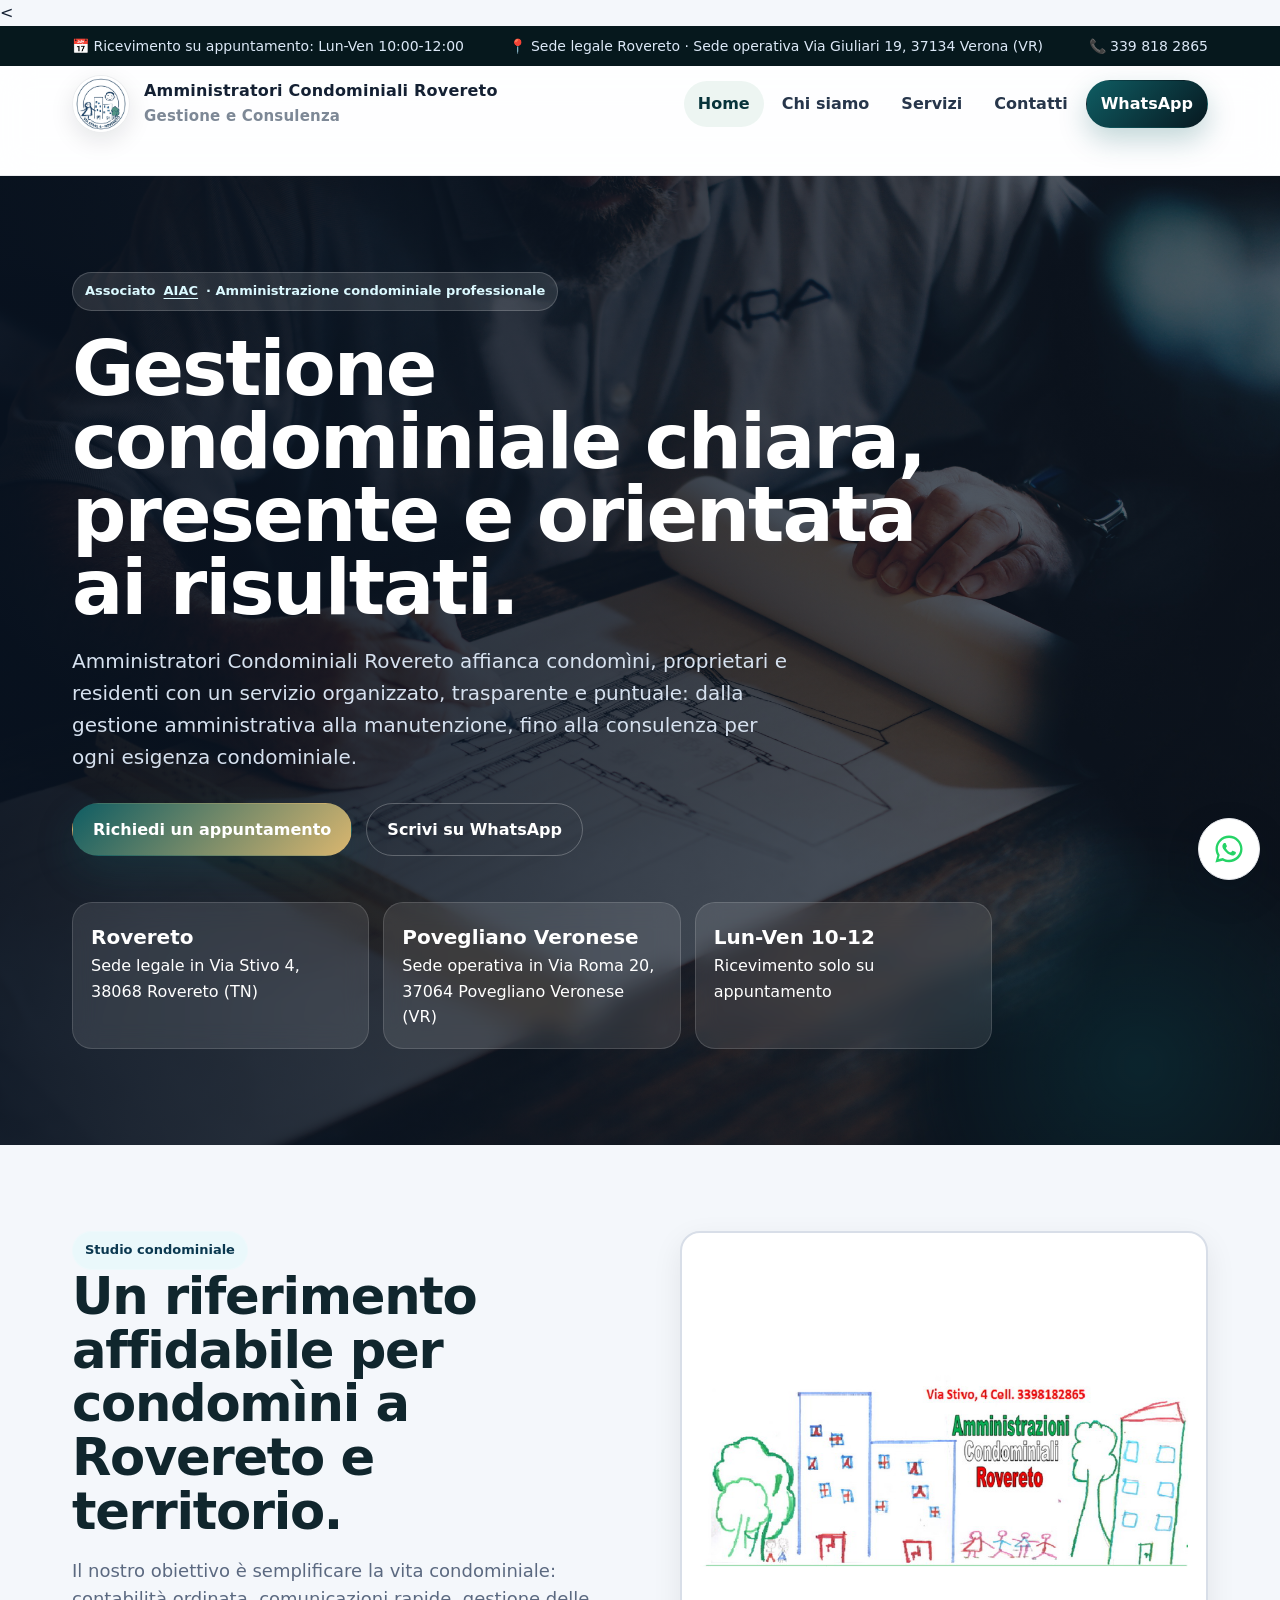
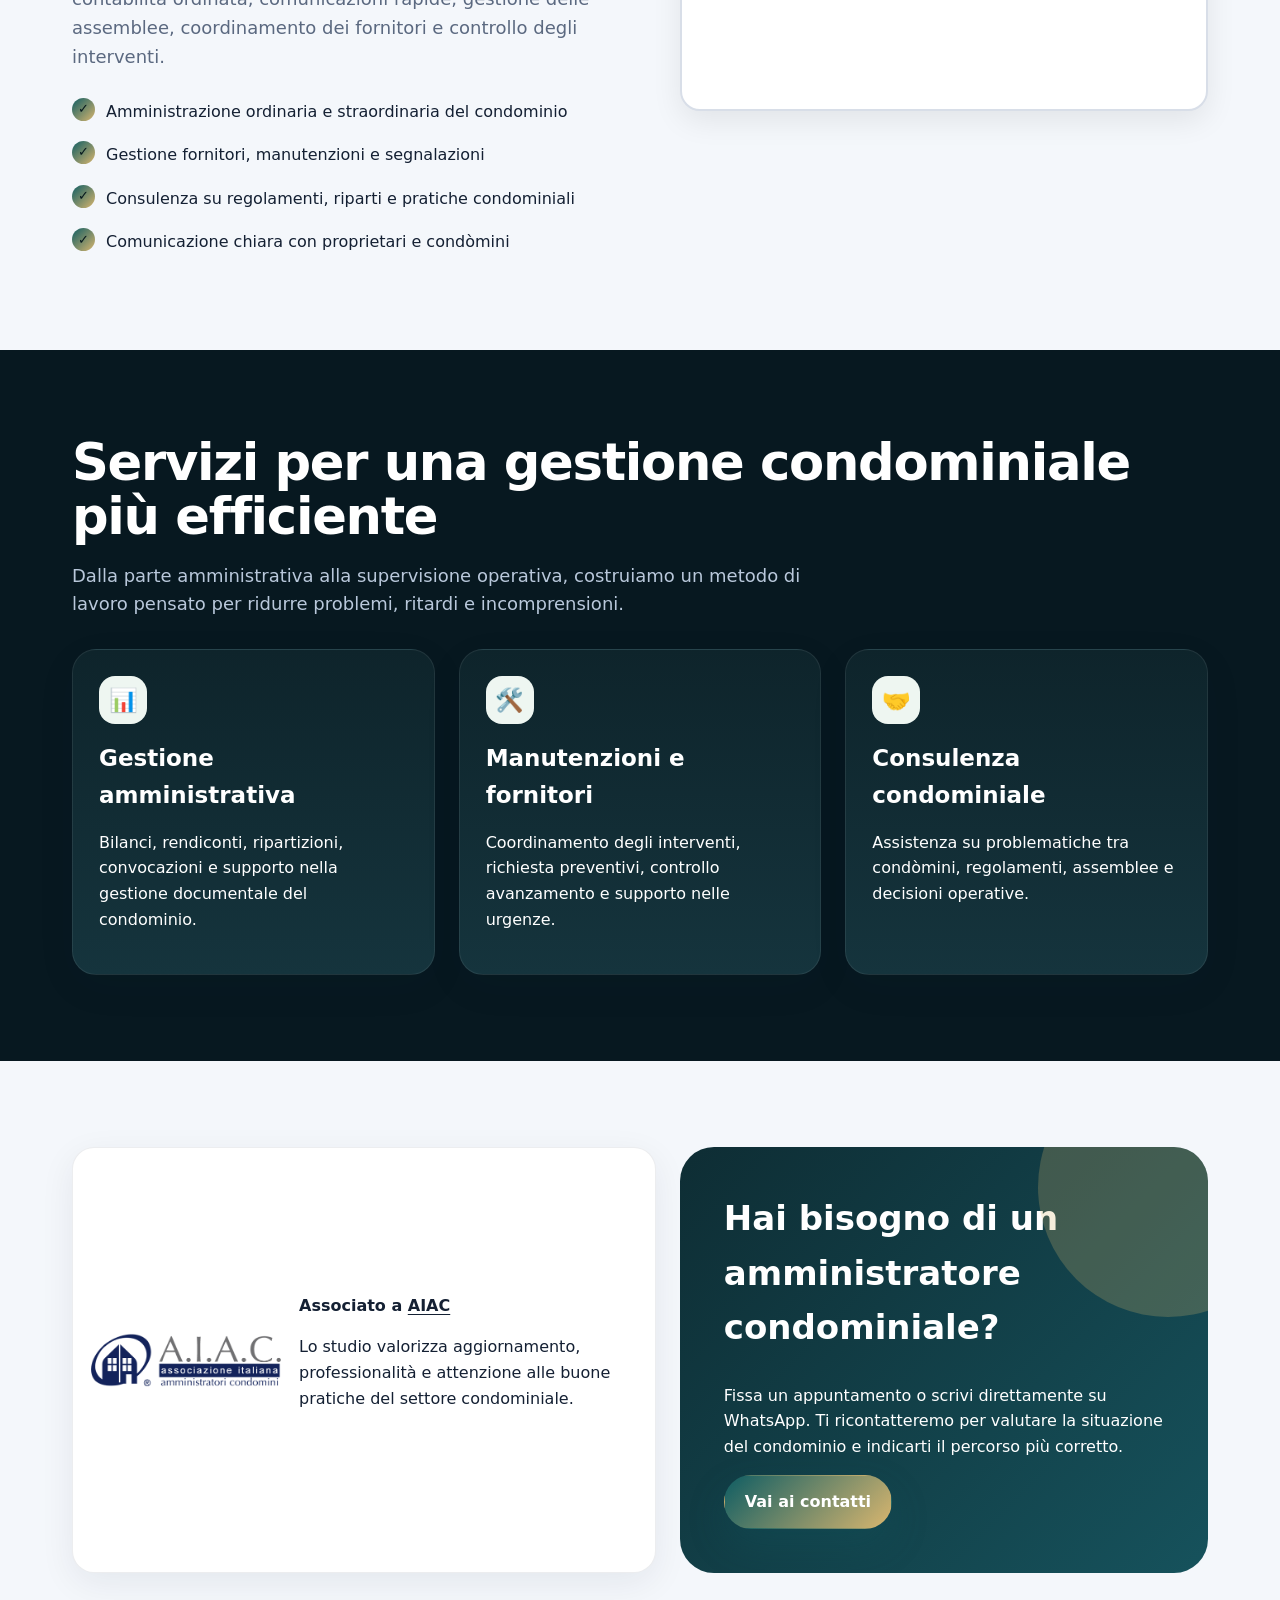
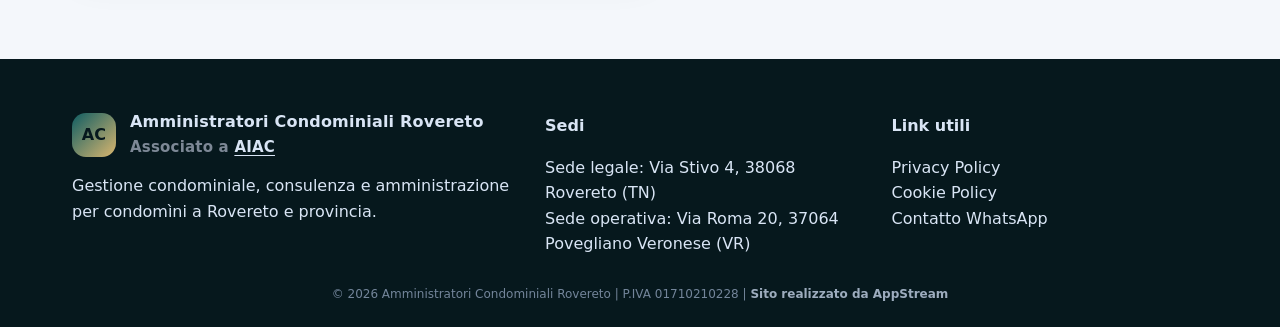
<file: index.html>
<!doctype html><html lang="it"><head><meta charset="utf-8"><meta name="viewport" content="width=device-width,initial-scale=1"><title>Amministratori Condominiali Rovereto | Gestione condominiale professionale</title><meta name="description" content="Amministratori condominiali a Rovereto: gestione trasparente, consulenza, assemblee, manutenzioni e assistenza per condomìni. Ricevimento su appuntamento Lun-Ven 10-12."><link rel="stylesheet" href="assets/css/style.css?v=4"></head><body class="mobile-refined"><<div class="topbar">
    <div class="wrap">
        <span>📅 Ricevimento su appuntamento: Lun-Ven 10:00-12:00</span>
        <span>📍 Sede legale Rovereto · Sede operativa Via Giuliari 19, 37134 Verona (VR)</span>
        <span>📞 <a href="tel:+393398182865">339 818 2865</a></span>
    </div>
</div><header class="navbar"><div class="wrap navrow"><a class="brand" href="index.html"><img class="brand-logo" src="assets/img/logo-rovereto.png" alt="Amministratori Condominiali Rovereto"><span>Amministratori Condominiali Rovereto<small>Gestione e Consulenza</small></span></a><button class="burger">☰</button><nav class="navlinks"><a class="active" href="index.html">Home</a><a href="chi-siamo.html">Chi siamo</a><a href="servizi.html">Servizi</a><a href="contatti.html">Contatti</a><a class="btn btn-dark cta-shine" data-whatsapp>WhatsApp</a></nav></div></header><main><section class="hero"><div class="wrap"><span class="eyebrow">Associato <a class="aiac-link" href="https://www.aiacondomini.it/" target="_blank" rel="noopener">AIAC</a> · Amministrazione condominiale professionale</span><h1>Gestione condominiale chiara, presente e orientata ai risultati.</h1><p>Amministratori Condominiali Rovereto affianca condomìni, proprietari e residenti con un servizio organizzato, trasparente e puntuale: dalla gestione amministrativa alla manutenzione, fino alla consulenza per ogni esigenza condominiale.</p><div class="hero-actions"><a class="btn btn-primary cta-shine" href="contatti.html">Richiedi un appuntamento</a><a class="btn btn-ghost cta-shine" data-whatsapp>Scrivi su WhatsApp</a></div><div class="hero-card"><div class="mini"><b>Rovereto</b><span>Sede legale in Via Stivo 4, 38068 Rovereto (TN)</span></div><div class="mini"><b>Povegliano Veronese</b><span>Sede operativa in Via Roma 20, 37064 Povegliano Veronese (VR)</span></div><div class="mini"><b>Lun-Ven 10-12</b><span>Ricevimento solo su appuntamento</span></div></div></div></section><section class="section"><div class="wrap grid grid-2"><div class="reveal"><span class="eyebrow" style="background:#eaf8fb;color:#0b3850">Studio condominiale</span><h2 class="title">Un riferimento affidabile per condomìni a Rovereto e territorio.</h2><p class="lead">Il nostro obiettivo è semplificare la vita condominiale: contabilità ordinata, comunicazioni rapide, gestione delle assemblee, coordinamento dei fornitori e controllo degli interventi.</p><ul class="check"><li>Amministrazione ordinaria e straordinaria del condominio</li><li>Gestione fornitori, manutenzioni e segnalazioni</li><li>Consulenza su regolamenti, riparti e pratiche condominiali</li><li>Comunicazione chiara con proprietari e condòmini</li></ul></div><img class="feature-img reveal" src="assets/img/building.jpg" alt="Edificio residenziale moderno per amministrazioni condominiali a Rovereto"></div></section><section class="section dark"><div class="wrap"><h2 class="title reveal">Servizi per una gestione condominiale più efficiente</h2><p class="lead reveal">Dalla parte amministrativa alla supervisione operativa, costruiamo un metodo di lavoro pensato per ridurre problemi, ritardi e incomprensioni.</p><div class="grid grid-3" style="margin-top:30px"><article class="card reveal"><div class="icon">📊</div><h3>Gestione amministrativa</h3><p>Bilanci, rendiconti, ripartizioni, convocazioni e supporto nella gestione documentale del condominio.</p></article><article class="card reveal"><div class="icon">🛠️</div><h3>Manutenzioni e fornitori</h3><p>Coordinamento degli interventi, richiesta preventivi, controllo avanzamento e supporto nelle urgenze.</p></article><article class="card reveal"><div class="icon">🤝</div><h3>Consulenza condominiale</h3><p>Assistenza su problematiche tra condòmini, regolamenti, assemblee e decisioni operative.</p></article></div></div></section><section class="section"><div class="wrap grid grid-2"><div class="aiac reveal"><img src="assets/img/aiac.png" alt="Logo AIAC Associazione Italiana Amministratori Condominiali"><div><b>Associato a <a class="aiac-link" href="https://www.aiacondomini.it/" target="_blank" rel="noopener">AIAC</a></b><p>Lo studio valorizza aggiornamento, professionalità e attenzione alle buone pratiche del settore condominiale.</p></div></div><div class="cta reveal"><h2 style="margin-top:0;font-size:34px">Hai bisogno di un amministratore condominiale?</h2><p>Fissa un appuntamento o scrivi direttamente su WhatsApp. Ti ricontatteremo per valutare la situazione del condominio e indicarti il percorso più corretto.</p><a class="btn btn-primary cta-shine" href="contatti.html">Vai ai contatti</a></div></div></section></main><footer class="footer"><div class="wrap footer-grid"><div><div class="brand"><span class="brand-mark">AC</span><span>Amministratori Condominiali Rovereto<small>Associato a <a class="aiac-link" href="https://www.aiacondomini.it/" target="_blank" rel="noopener">AIAC</a></small></span></div><p>Gestione condominiale, consulenza e amministrazione per condomìni a Rovereto e provincia.</p></div><div><b>Sedi</b><p>Sede legale: Via Stivo 4, 38068 Rovereto (TN)<br>Sede operativa: Via Roma 20, 37064 Povegliano Veronese (VR)</p></div><div><b>Link utili</b><p><a href="privacy.html">Privacy Policy</a><br><a href="cookie-policy.html">Cookie Policy</a><br><a data-whatsapp>Contatto WhatsApp</a></p></div></div><div class="appstream-credit">© 2026 Amministratori Condominiali Rovereto | P.IVA 01710210228 | <a href="https://www.appstream.it" target="_blank">Sito realizzato da AppStream</a></div></footer><a class="whatsapp" data-whatsapp aria-label="Scrivi su WhatsApp"></a><script src="assets/js/main.js"></script></body></html>
</file>
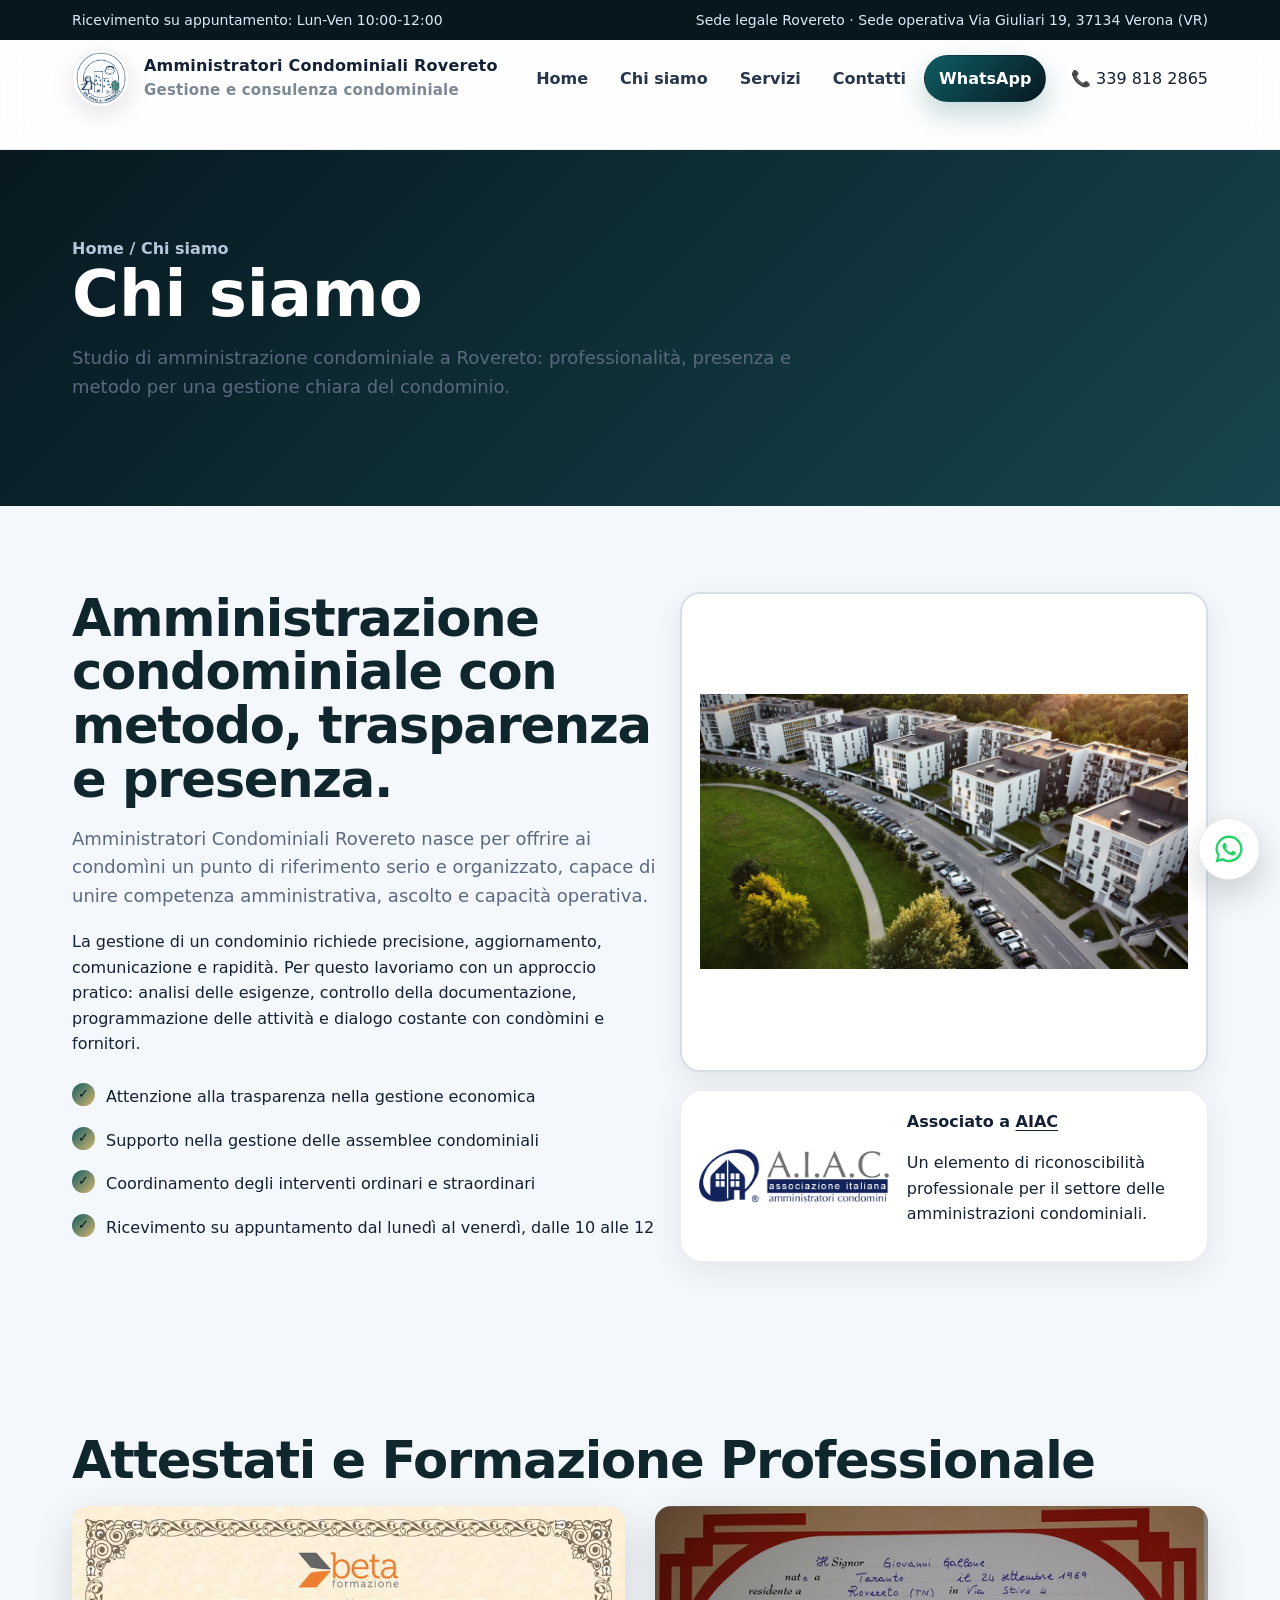
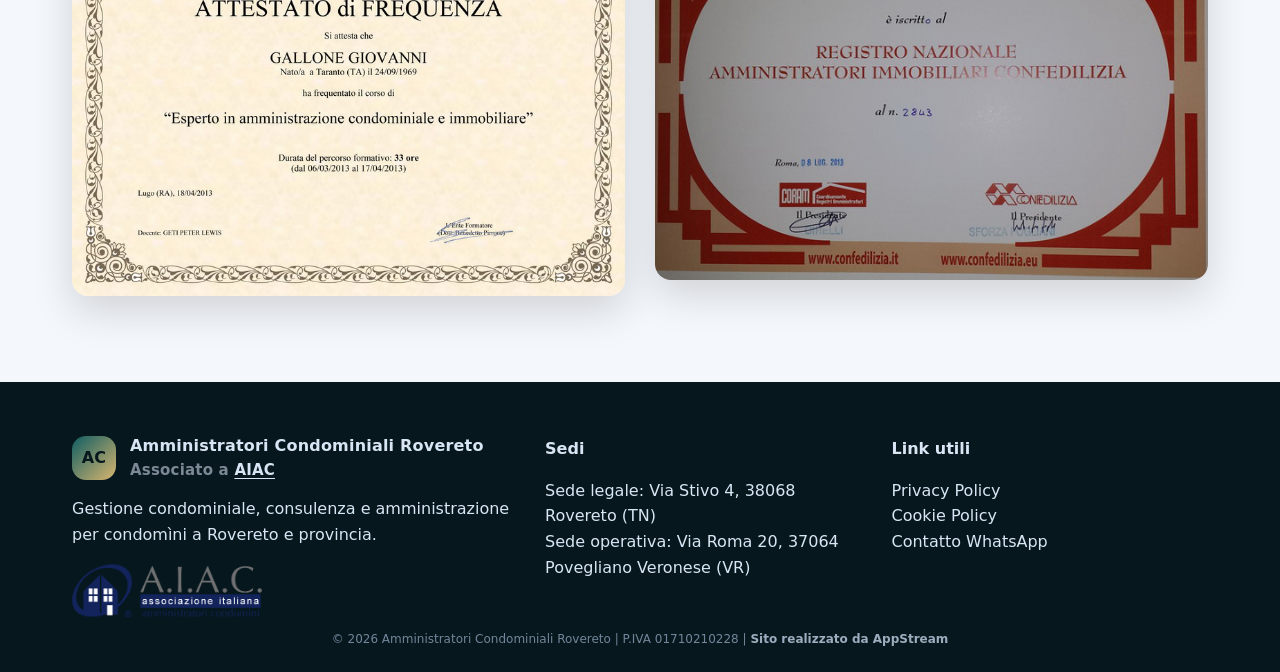
<file: chi-siamo.html>
<!doctype html><html lang="it"><head><meta charset="utf-8"><meta name="viewport" content="width=device-width,initial-scale=1"><title>Chi siamo | Amministratori Condominiali Rovereto</title><meta name="description" content="Studio di amministrazione condominiale a Rovereto: professionalità, presenza e metodo per una gestione chiara del condominio."><link rel="stylesheet" href="assets/css/style.css"></head><body><div class="topbar"><div class="wrap"><span>Ricevimento su appuntamento: Lun-Ven 10:00-12:00</span><span>Sede legale Rovereto · Sede operativa Via Giuliari 19, 37134 Verona (VR)</span></div></div><header class="navbar"><div class="wrap navrow"><a class="brand" href="index.html"><img class="brand-logo" src="assets/img/logo-rovereto.png" alt="Amministratori Condominiali Rovereto"><span>Amministratori Condominiali Rovereto<small>Gestione e consulenza condominiale</small></span></a><button class="burger">☰</button><nav class="navlinks"><a href="index.html">Home</a><a href="chi-siamo.html">Chi siamo</a><a href="servizi.html">Servizi</a><a href="contatti.html">Contatti</a><a class="btn btn-dark cta-shine" data-whatsapp>WhatsApp</a></nav><div class="header-phone">📞 <a href="tel:+393398182865">339 818 2865</a></div></div></header><main><section class="page-hero"><div class="wrap"><div class="breadcrumbs">Home / Chi siamo</div><h1>Chi siamo</h1><p class="lead">Studio di amministrazione condominiale a Rovereto: professionalità, presenza e metodo per una gestione chiara del condominio.</p></div></section><section class="section"><div class="wrap grid grid-2"><div class="reveal"><h2 class="title">Amministrazione condominiale con metodo, trasparenza e presenza.</h2><p class="lead">Amministratori Condominiali Rovereto nasce per offrire ai condomìni un punto di riferimento serio e organizzato, capace di unire competenza amministrativa, ascolto e capacità operativa.</p><p>La gestione di un condominio richiede precisione, aggiornamento, comunicazione e rapidità. Per questo lavoriamo con un approccio pratico: analisi delle esigenze, controllo della documentazione, programmazione delle attività e dialogo costante con condòmini e fornitori.</p><ul class="check"><li>Attenzione alla trasparenza nella gestione economica</li><li>Supporto nella gestione delle assemblee condominiali</li><li>Coordinamento degli interventi ordinari e straordinari</li><li>Ricevimento su appuntamento dal lunedì al venerdì, dalle 10 alle 12</li></ul></div><div><img class="feature-img reveal" src="assets/img/office.jpg" alt="Studio amministrazione condominiale"><div class="aiac reveal" style="margin-top:18px"><img src="assets/img/aiac.png" alt="AIAC"><div><b>Associato a <a class="aiac-link" href="https://www.aiacondomini.it/" target="_blank" rel="noopener">AIAC</a></b><p>Un elemento di riconoscibilità professionale per il settore delle amministrazioni condominiali.</p></div></div></div></div></section><section class="section"><div class="wrap"><h2 class="title">Attestati e Formazione Professionale</h2><div style="display:grid;grid-template-columns:repeat(auto-fit,minmax(320px,1fr));gap:30px"><div><img src="assets/attestato.jpg" style="width:100%;border-radius:16px;box-shadow:0 15px 40px rgba(0,0,0,.15)"></div><div><img src="assets/attestato2.jpg" style="width:100%;border-radius:16px;box-shadow:0 15px 40px rgba(0,0,0,.15)"></div></div></div></section></main><footer class="footer"><div class="wrap footer-grid"><div><div class="brand"><span class="brand-mark">AC</span><span>Amministratori Condominiali Rovereto<small>Associato a <a class="aiac-link" href="https://www.aiacondomini.it/" target="_blank" rel="noopener">AIAC</a></small></span></div><p>Gestione condominiale, consulenza e amministrazione per condomìni a Rovereto e provincia.</p><a href="https://www.aiacondomini.it/" target="_blank" rel="noopener" aria-label="Sito AIAC"><img src="assets/img/aiac.png" alt="Logo AIAC" style="max-width:190px;margin-top:14px"></a></div><div><b>Sedi</b><p>Sede legale: Via Stivo 4, 38068 Rovereto (TN)<br>Sede operativa: Via Roma 20, 37064 Povegliano Veronese (VR)</p></div><div><b>Link utili</b><p><a href="privacy.html">Privacy Policy</a><br><a href="cookie-policy.html">Cookie Policy</a><br><a data-whatsapp>Contatto WhatsApp</a></p></div></div><div class="appstream-credit">© 2026 Amministratori Condominiali Rovereto | P.IVA 01710210228 | <a href="https://www.appstream.it" target="_blank">Sito realizzato da AppStream</a></div></footer><a class="whatsapp" data-whatsapp aria-label="Scrivi su WhatsApp"></a><script src="assets/js/main.js"></script></body></html>
</file>
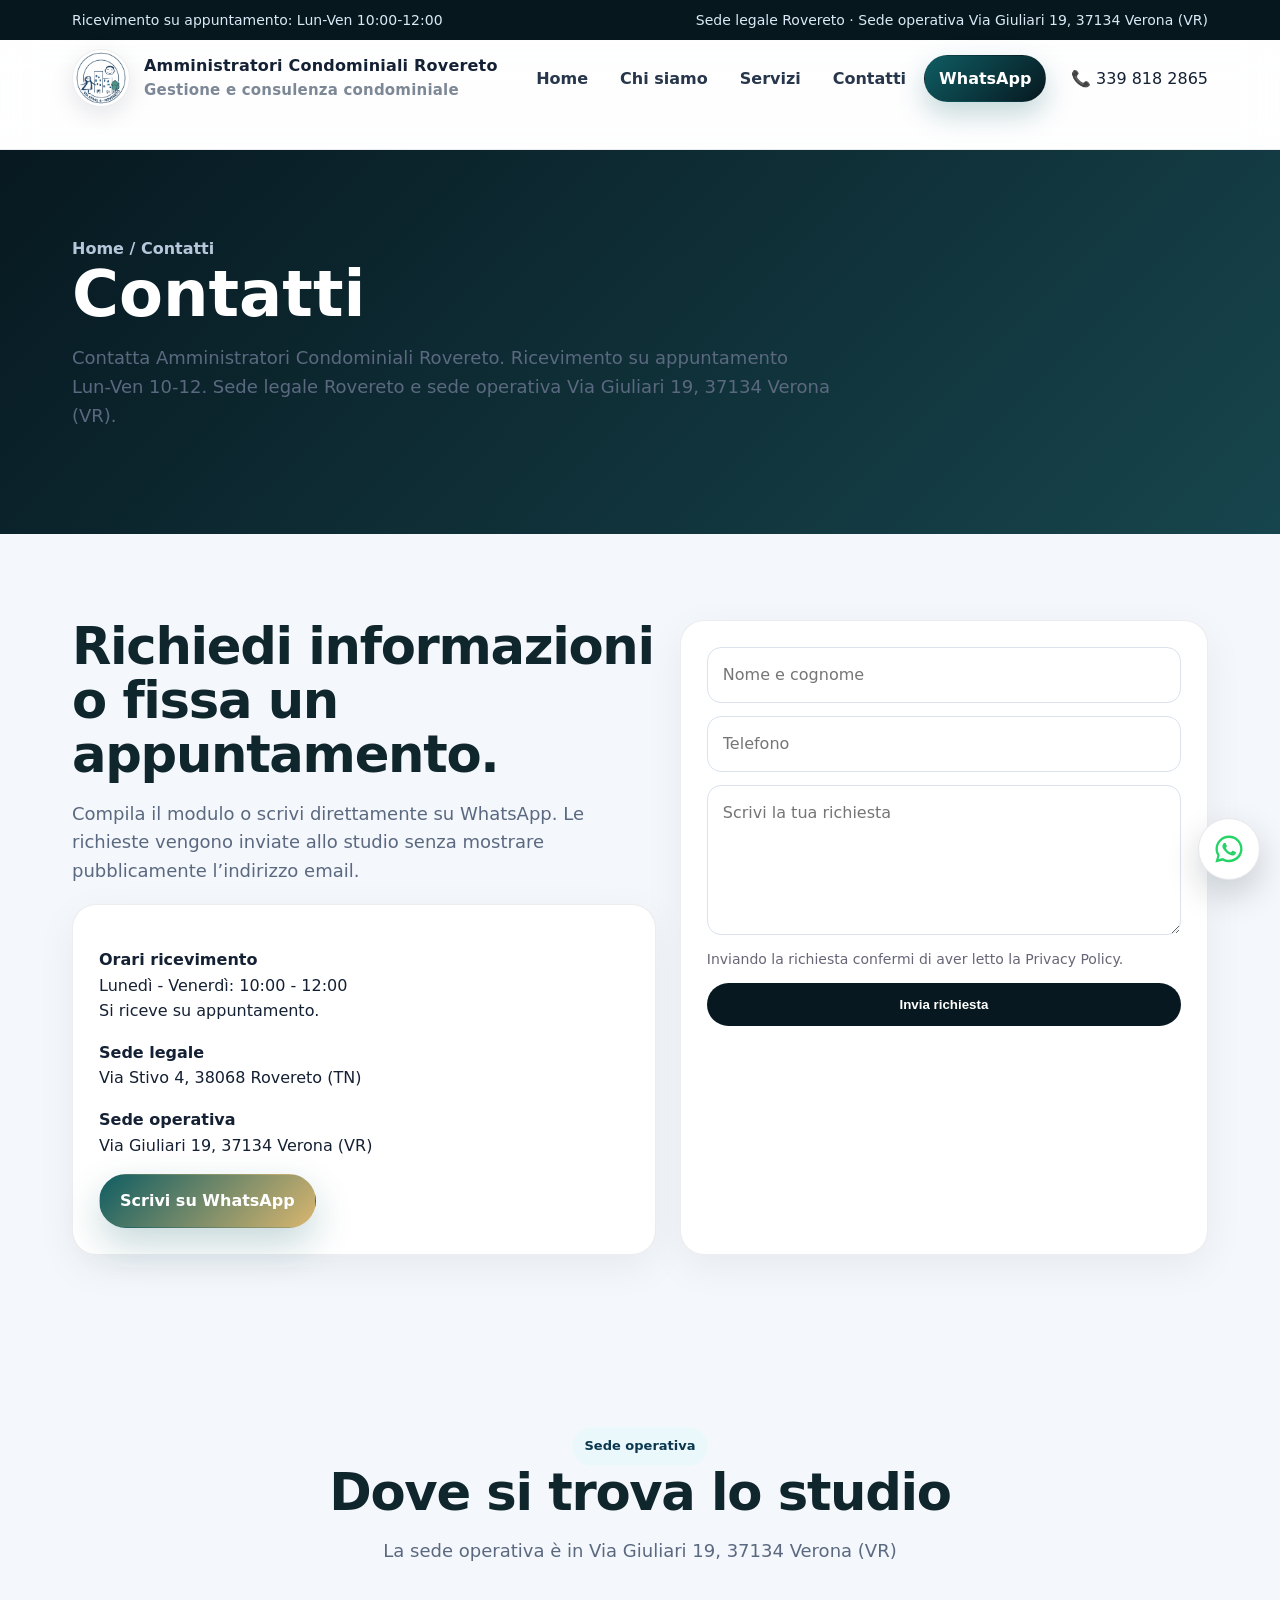
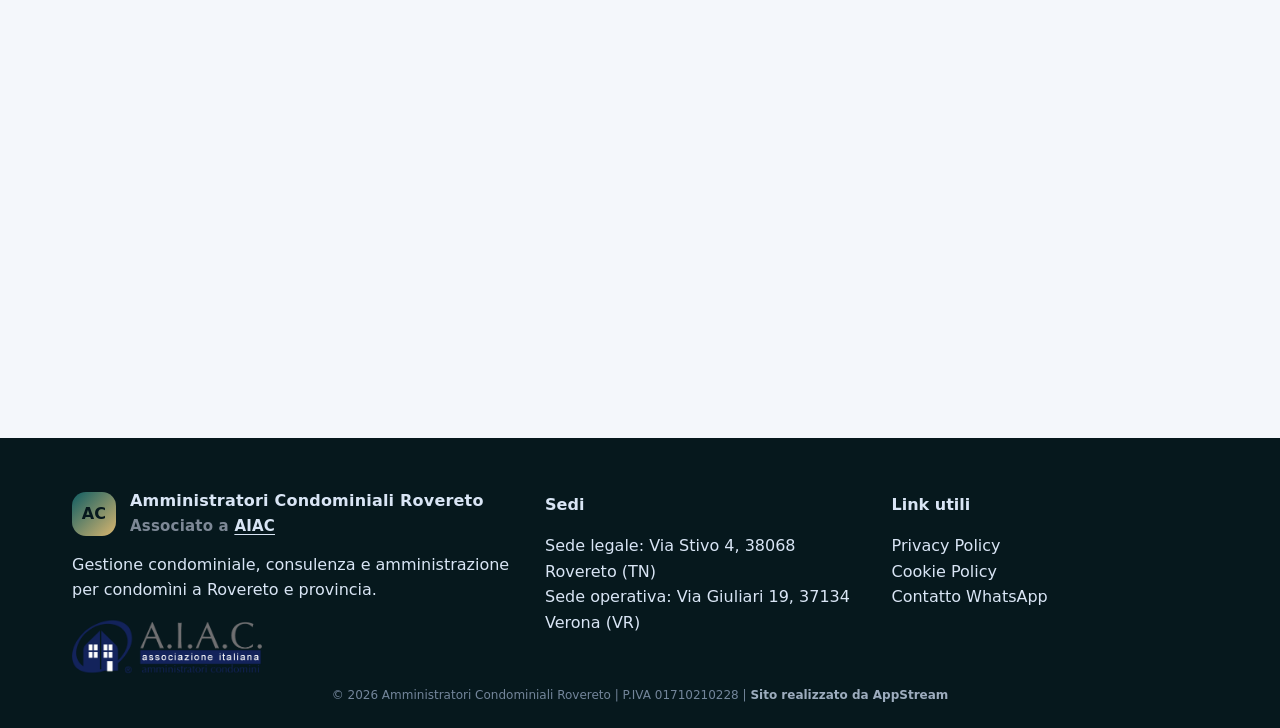
<file: contatti.html>
<!doctype html><html lang="it"><head><meta charset="utf-8"><meta name="viewport" content="width=device-width,initial-scale=1"><title>Contatti | Amministratori Condominiali Rovereto</title><meta name="description" content="Contatta Amministratori Condominiali Rovereto. Ricevimento su appuntamento Lun-Ven 10-12. Sede legale Rovereto e sede operativa Via Giuliari 19, 37134 Verona (VR)"><link rel="stylesheet" href="assets/css/style.css"></head><body><div class="topbar"><div class="wrap"><span>Ricevimento su appuntamento: Lun-Ven 10:00-12:00</span><span>Sede legale Rovereto · Sede operativa Via Giuliari 19, 37134 Verona (VR)</span></div></div><header class="navbar"><div class="wrap navrow"><a class="brand" href="index.html"><img class="brand-logo" src="assets/img/logo-rovereto.png" alt="Amministratori Condominiali Rovereto"><span>Amministratori Condominiali Rovereto<small>Gestione e consulenza condominiale</small></span></a><button class="burger">☰</button><nav class="navlinks"><a href="index.html">Home</a><a href="chi-siamo.html">Chi siamo</a><a href="servizi.html">Servizi</a><a href="contatti.html">Contatti</a><a class="btn btn-dark cta-shine" data-whatsapp>WhatsApp</a></nav><div class="header-phone">📞 <a href="tel:+393398182865">339 818 2865</a></div></div></header><main><section class="page-hero"><div class="wrap"><div class="breadcrumbs">Home / Contatti</div><h1>Contatti</h1><p class="lead">Contatta Amministratori Condominiali Rovereto. Ricevimento su appuntamento Lun-Ven 10-12. Sede legale Rovereto e sede operativa Via Giuliari 19, 37134 Verona (VR).</p></div></section><section class="section"><div class="wrap grid grid-2"><div class="reveal"><h2 class="title">Richiedi informazioni o fissa un appuntamento.</h2><p class="lead">Compila il modulo o scrivi direttamente su WhatsApp. Le richieste vengono inviate allo studio senza mostrare pubblicamente l’indirizzo email.</p><div class="card"><p><b>Orari ricevimento</b><br>Lunedì - Venerdì: 10:00 - 12:00<br>Si riceve su appuntamento.</p><p><b>Sede legale</b><br>Via Stivo 4, 38068 Rovereto (TN)</p><p><b>Sede operativa</b><br>Via Giuliari 19, 37134 Verona (VR)</p><a class="btn btn-primary cta-shine" data-whatsapp>Scrivi su WhatsApp</a></div></div><div class="card reveal"><form class="form" id="contactForm"><input name="nome" placeholder="Nome e cognome" required><input name="telefono" placeholder="Telefono" required><textarea name="messaggio" placeholder="Scrivi la tua richiesta" required></textarea><label style="font-size:14px;color:#667">Inviando la richiesta confermi di aver letto la Privacy Policy.</label><button class="btn btn-dark" type="submit">Invia richiesta</button></form></div></div></section><section class="section google-map-section"><div class="wrap"><div class="reveal" style="text-align:center;margin-bottom:28px"><span class="eyebrow" style="background:#eaf8fb;color:#0b3850">Sede operativa</span><h2 class="title">Dove si trova lo studio</h2><p class="lead" style="margin-left:auto;margin-right:auto">La sede operativa è in Via Giuliari 19, 37134 Verona (VR)</p></div><iframe class="mapbox" loading="lazy" referrerpolicy="no-referrer-when-downgrade" src="https://www.google.com/maps?q=Via%20Giuliari%2019%2C%2037134%20Verona&output=embed" title="Mappa sede operativa Amministratori Condominiali Rovereto"></iframe></div></section></main><footer class="footer"><div class="wrap footer-grid"><div><div class="brand"><span class="brand-mark">AC</span><span>Amministratori Condominiali Rovereto<small>Associato a <a class="aiac-link" href="https://www.aiacondomini.it/" target="_blank" rel="noopener">AIAC</a></small></span></div><p>Gestione condominiale, consulenza e amministrazione per condomìni a Rovereto e provincia.</p><a href="https://www.aiacondomini.it/" target="_blank" rel="noopener" aria-label="Sito AIAC"><img src="assets/img/aiac.png" alt="Logo AIAC" style="max-width:190px;margin-top:14px"></a></div><div><b>Sedi</b><p>Sede legale: Via Stivo 4, 38068 Rovereto (TN)<br>Sede operativa: Via Giuliari 19, 37134 Verona (VR)</p></div><div><b>Link utili</b><p><a href="privacy.html">Privacy Policy</a><br><a href="cookie-policy.html">Cookie Policy</a><br><a data-whatsapp>Contatto WhatsApp</a></p></div></div><div class="appstream-credit">© 2026 Amministratori Condominiali Rovereto | P.IVA 01710210228 | <a href="https://www.appstream.it" target="_blank">Sito realizzato da AppStream</a></div></footer><a class="whatsapp" data-whatsapp aria-label="Scrivi su WhatsApp"></a><script src="assets/js/main.js"></script></body></html>
</file>
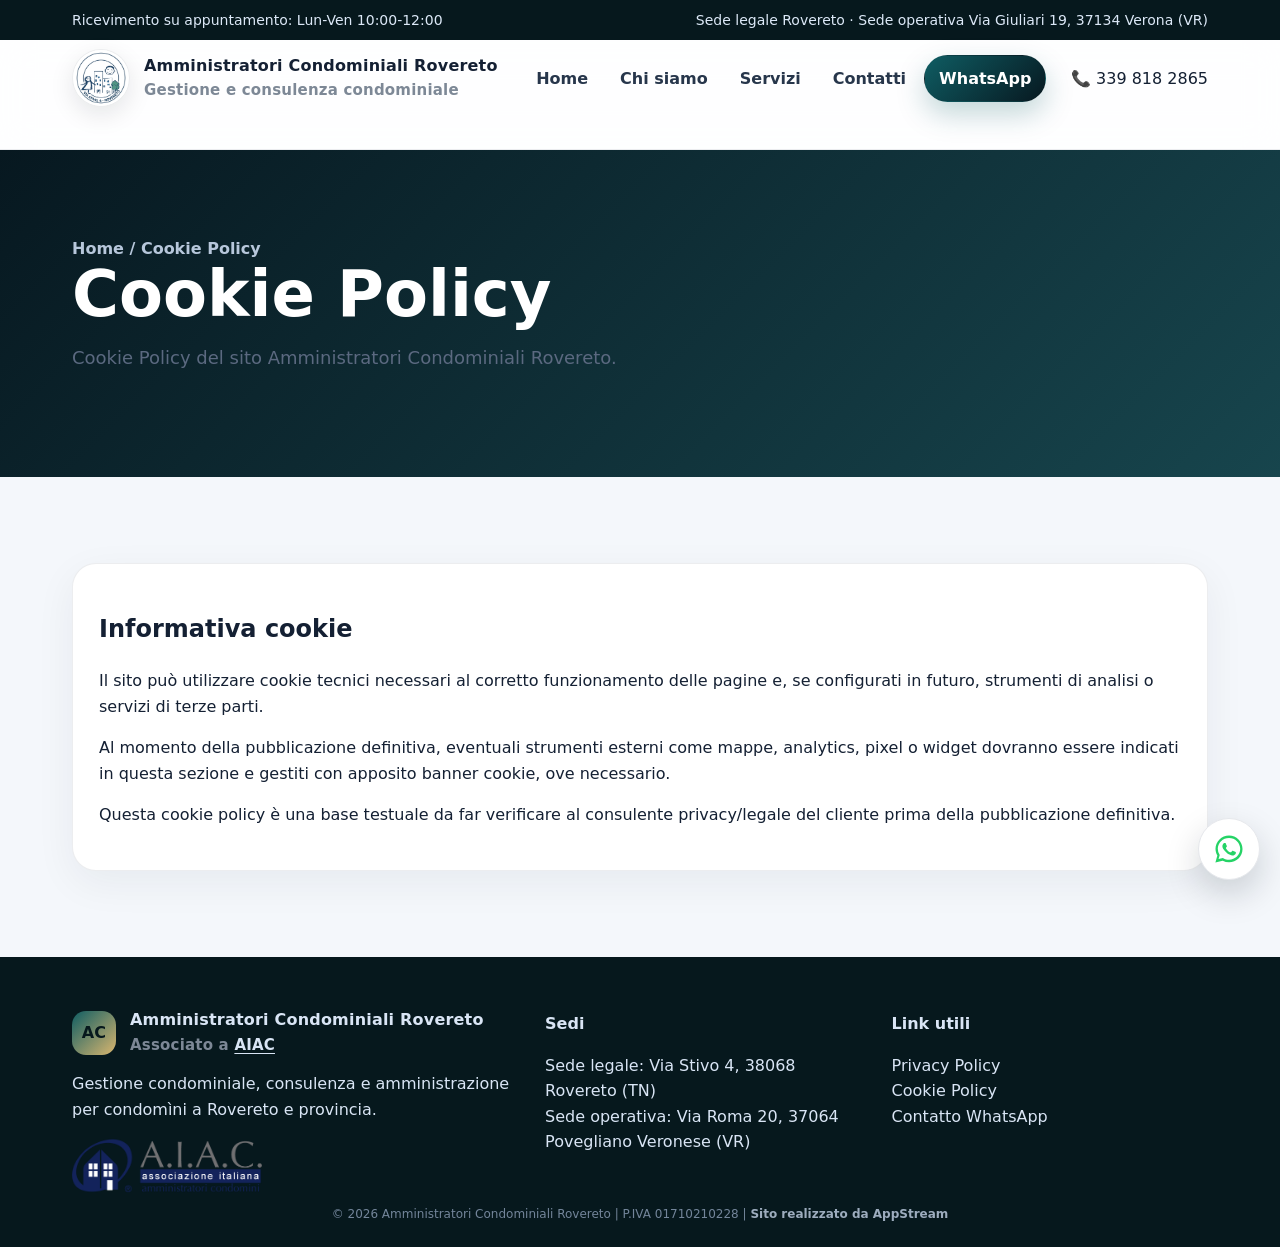
<file: cookie-policy.html>
<!doctype html><html lang="it"><head><meta charset="utf-8"><meta name="viewport" content="width=device-width,initial-scale=1"><title>Cookie Policy | Amministratori Condominiali Rovereto</title><meta name="description" content="Cookie Policy del sito Amministratori Condominiali Rovereto."><link rel="stylesheet" href="assets/css/style.css"></head><body><div class="topbar"><div class="wrap"><span>Ricevimento su appuntamento: Lun-Ven 10:00-12:00</span><span>Sede legale Rovereto · Sede operativa Via Giuliari 19, 37134 Verona (VR)</span></div></div><header class="navbar"><div class="wrap navrow"><a class="brand" href="index.html"><img class="brand-logo" src="assets/img/logo-rovereto.png" alt="Amministratori Condominiali Rovereto"><span>Amministratori Condominiali Rovereto<small>Gestione e consulenza condominiale</small></span></a><button class="burger">☰</button><nav class="navlinks"><a href="index.html">Home</a><a href="chi-siamo.html">Chi siamo</a><a href="servizi.html">Servizi</a><a href="contatti.html">Contatti</a><a class="btn btn-dark cta-shine" data-whatsapp>WhatsApp</a></nav><div class="header-phone">📞 <a href="tel:+393398182865">339 818 2865</a></div></div></header><main><section class="page-hero"><div class="wrap"><div class="breadcrumbs">Home / Cookie Policy</div><h1>Cookie Policy</h1><p class="lead">Cookie Policy del sito Amministratori Condominiali Rovereto.</p></div></section><section class="section"><div class="wrap"><div class="card reveal"><h2>Informativa cookie</h2><p>Il sito può utilizzare cookie tecnici necessari al corretto funzionamento delle pagine e, se configurati in futuro, strumenti di analisi o servizi di terze parti.</p><p>Al momento della pubblicazione definitiva, eventuali strumenti esterni come mappe, analytics, pixel o widget dovranno essere indicati in questa sezione e gestiti con apposito banner cookie, ove necessario.</p><p>Questa cookie policy è una base testuale da far verificare al consulente privacy/legale del cliente prima della pubblicazione definitiva.</p></div></div></section></main><footer class="footer"><div class="wrap footer-grid"><div><div class="brand"><span class="brand-mark">AC</span><span>Amministratori Condominiali Rovereto<small>Associato a <a class="aiac-link" href="https://www.aiacondomini.it/" target="_blank" rel="noopener">AIAC</a></small></span></div><p>Gestione condominiale, consulenza e amministrazione per condomìni a Rovereto e provincia.</p><a href="https://www.aiacondomini.it/" target="_blank" rel="noopener" aria-label="Sito AIAC"><img src="assets/img/aiac.png" alt="Logo AIAC" style="max-width:190px;margin-top:14px"></a></div><div><b>Sedi</b><p>Sede legale: Via Stivo 4, 38068 Rovereto (TN)<br>Sede operativa: Via Roma 20, 37064 Povegliano Veronese (VR)</p></div><div><b>Link utili</b><p><a href="privacy.html">Privacy Policy</a><br><a href="cookie-policy.html">Cookie Policy</a><br><a data-whatsapp>Contatto WhatsApp</a></p></div></div><div class="appstream-credit">© 2026 Amministratori Condominiali Rovereto | P.IVA 01710210228 | <a href="https://www.appstream.it" target="_blank">Sito realizzato da AppStream</a></div></footer><a class="whatsapp" data-whatsapp aria-label="Scrivi su WhatsApp"></a><script src="assets/js/main.js"></script></body></html>
</file>
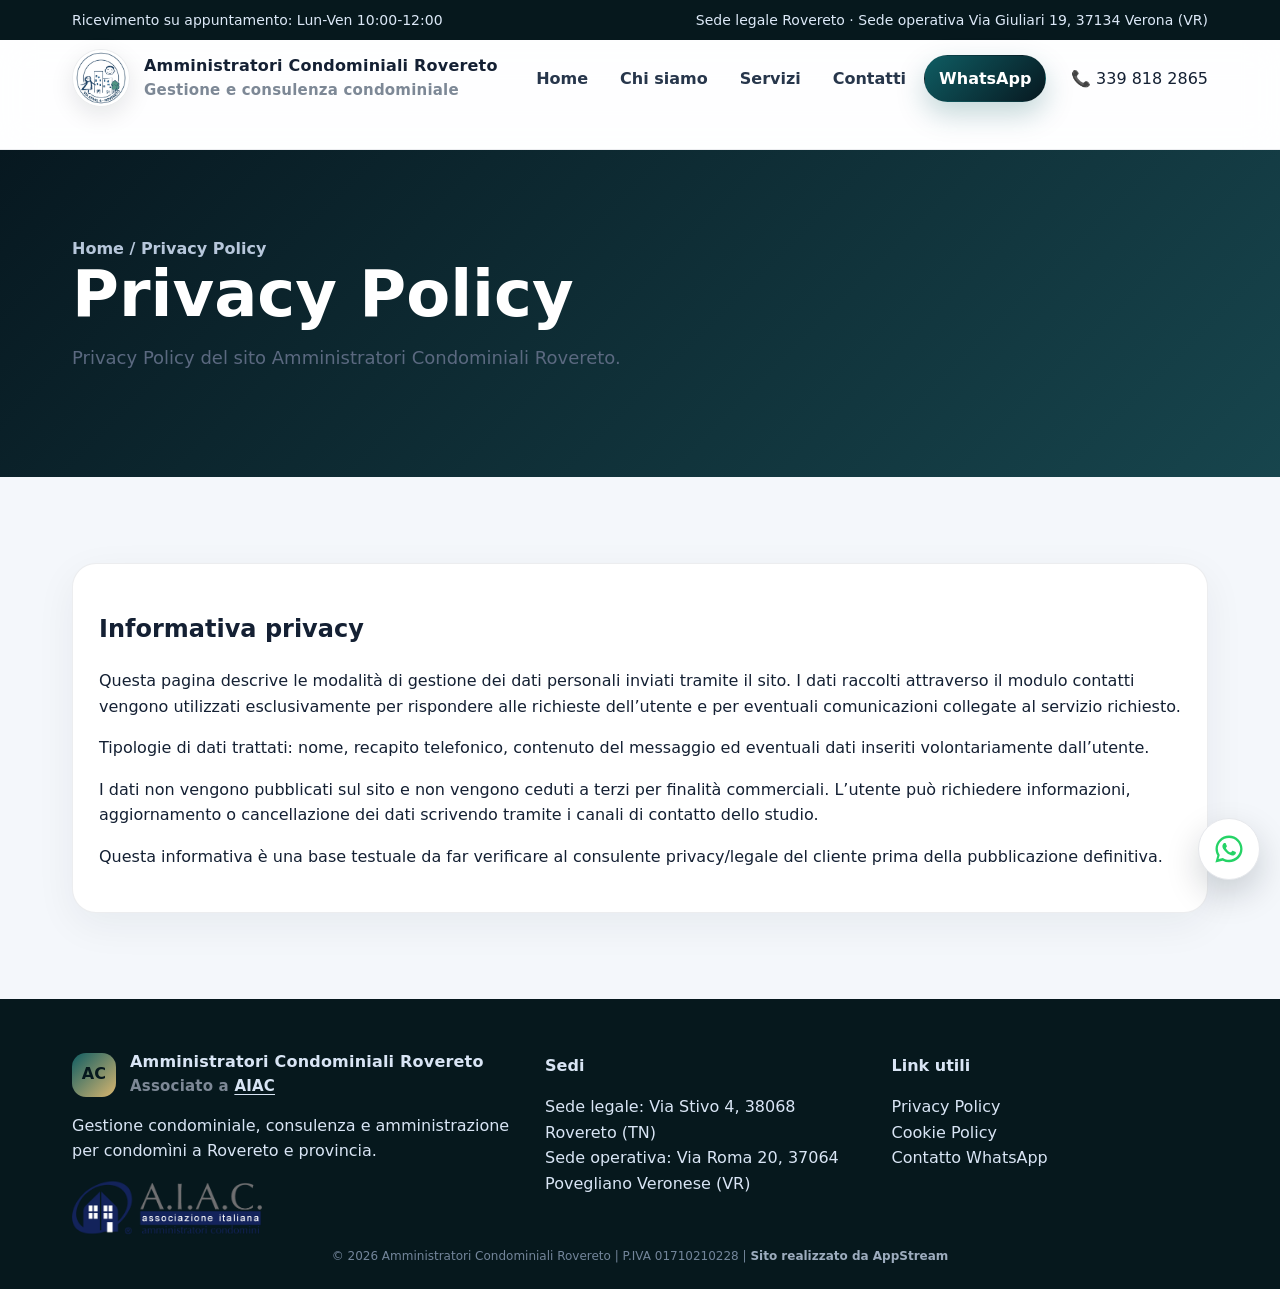
<file: privacy.html>
<!doctype html><html lang="it"><head><meta charset="utf-8"><meta name="viewport" content="width=device-width,initial-scale=1"><title>Privacy Policy | Amministratori Condominiali Rovereto</title><meta name="description" content="Privacy Policy del sito Amministratori Condominiali Rovereto."><link rel="stylesheet" href="assets/css/style.css"></head><body><div class="topbar"><div class="wrap"><span>Ricevimento su appuntamento: Lun-Ven 10:00-12:00</span><span>Sede legale Rovereto · Sede operativa Via Giuliari 19, 37134 Verona (VR)</span></div></div><header class="navbar"><div class="wrap navrow"><a class="brand" href="index.html"><img class="brand-logo" src="assets/img/logo-rovereto.png" alt="Amministratori Condominiali Rovereto"><span>Amministratori Condominiali Rovereto<small>Gestione e consulenza condominiale</small></span></a><button class="burger">☰</button><nav class="navlinks"><a href="index.html">Home</a><a href="chi-siamo.html">Chi siamo</a><a href="servizi.html">Servizi</a><a href="contatti.html">Contatti</a><a class="btn btn-dark cta-shine" data-whatsapp>WhatsApp</a></nav><div class="header-phone">📞 <a href="tel:+393398182865">339 818 2865</a></div></div></header><main><section class="page-hero"><div class="wrap"><div class="breadcrumbs">Home / Privacy Policy</div><h1>Privacy Policy</h1><p class="lead">Privacy Policy del sito Amministratori Condominiali Rovereto.</p></div></section><section class="section"><div class="wrap"><div class="card reveal"><h2>Informativa privacy</h2><p>Questa pagina descrive le modalità di gestione dei dati personali inviati tramite il sito. I dati raccolti attraverso il modulo contatti vengono utilizzati esclusivamente per rispondere alle richieste dell’utente e per eventuali comunicazioni collegate al servizio richiesto.</p><p>Tipologie di dati trattati: nome, recapito telefonico, contenuto del messaggio ed eventuali dati inseriti volontariamente dall’utente.</p><p>I dati non vengono pubblicati sul sito e non vengono ceduti a terzi per finalità commerciali. L’utente può richiedere informazioni, aggiornamento o cancellazione dei dati scrivendo tramite i canali di contatto dello studio.</p><p>Questa informativa è una base testuale da far verificare al consulente privacy/legale del cliente prima della pubblicazione definitiva.</p></div></div></section></main><footer class="footer"><div class="wrap footer-grid"><div><div class="brand"><span class="brand-mark">AC</span><span>Amministratori Condominiali Rovereto<small>Associato a <a class="aiac-link" href="https://www.aiacondomini.it/" target="_blank" rel="noopener">AIAC</a></small></span></div><p>Gestione condominiale, consulenza e amministrazione per condomìni a Rovereto e provincia.</p><a href="https://www.aiacondomini.it/" target="_blank" rel="noopener" aria-label="Sito AIAC"><img src="assets/img/aiac.png" alt="Logo AIAC" style="max-width:190px;margin-top:14px"></a></div><div><b>Sedi</b><p>Sede legale: Via Stivo 4, 38068 Rovereto (TN)<br>Sede operativa: Via Roma 20, 37064 Povegliano Veronese (VR)</p></div><div><b>Link utili</b><p><a href="privacy.html">Privacy Policy</a><br><a href="cookie-policy.html">Cookie Policy</a><br><a data-whatsapp>Contatto WhatsApp</a></p></div></div><div class="appstream-credit">© 2026 Amministratori Condominiali Rovereto | P.IVA 01710210228 | <a href="https://www.appstream.it" target="_blank">Sito realizzato da AppStream</a></div></footer><a class="whatsapp" data-whatsapp aria-label="Scrivi su WhatsApp"></a><script src="assets/js/main.js"></script></body></html>
</file>
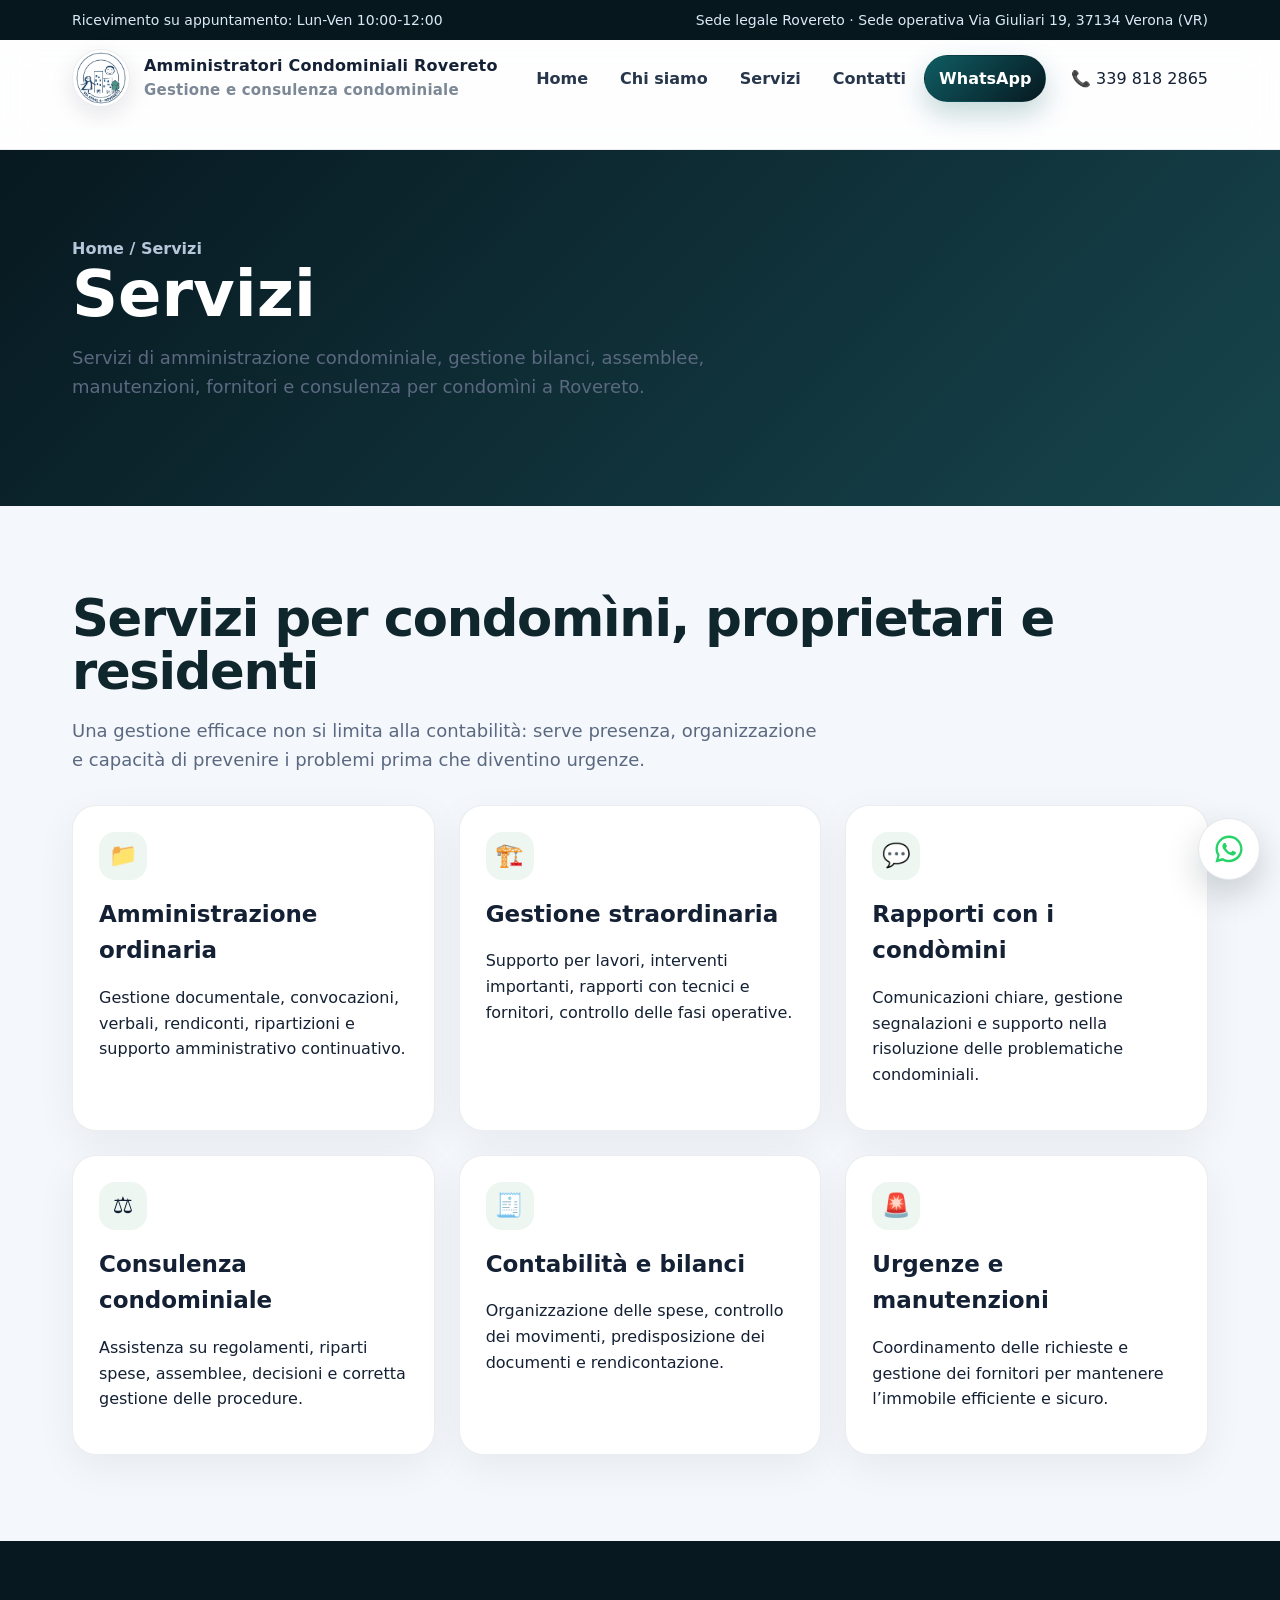
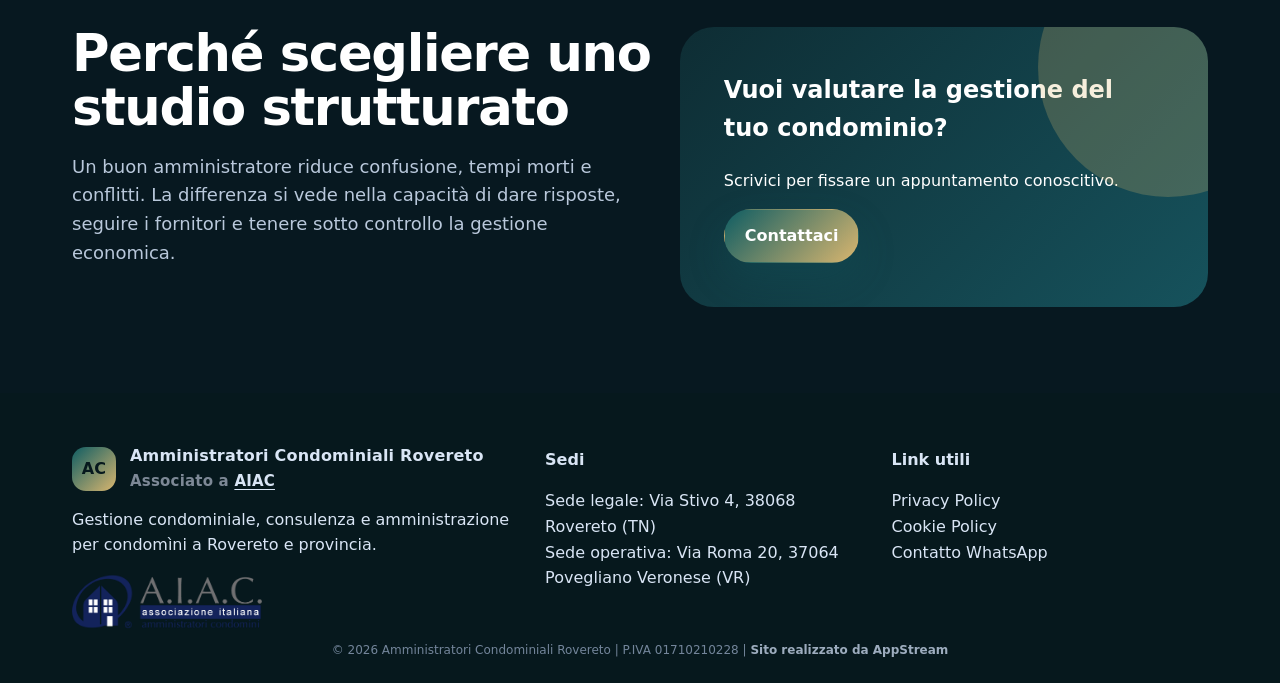
<file: servizi.html>
<!doctype html><html lang="it"><head><meta charset="utf-8"><meta name="viewport" content="width=device-width,initial-scale=1"><title>Servizi condominiali | Amministratori Condominiali Rovereto</title><meta name="description" content="Servizi di amministrazione condominiale, gestione bilanci, assemblee, manutenzioni, fornitori e consulenza per condomìni a Rovereto."><link rel="stylesheet" href="assets/css/style.css"></head><body><div class="topbar"><div class="wrap"><span>Ricevimento su appuntamento: Lun-Ven 10:00-12:00</span><span>Sede legale Rovereto · Sede operativa Via Giuliari 19, 37134 Verona (VR)</span></div></div><header class="navbar"><div class="wrap navrow"><a class="brand" href="index.html"><img class="brand-logo" src="assets/img/logo-rovereto.png" alt="Amministratori Condominiali Rovereto"><span>Amministratori Condominiali Rovereto<small>Gestione e consulenza condominiale</small></span></a><button class="burger">☰</button><nav class="navlinks"><a href="index.html">Home</a><a href="chi-siamo.html">Chi siamo</a><a href="servizi.html">Servizi</a><a href="contatti.html">Contatti</a><a class="btn btn-dark cta-shine" data-whatsapp>WhatsApp</a></nav><div class="header-phone">📞 <a href="tel:+393398182865">339 818 2865</a></div></div></header><main><section class="page-hero"><div class="wrap"><div class="breadcrumbs">Home / Servizi</div><h1>Servizi</h1><p class="lead">Servizi di amministrazione condominiale, gestione bilanci, assemblee, manutenzioni, fornitori e consulenza per condomìni a Rovereto.</p></div></section><section class="section"><div class="wrap"><h2 class="title reveal">Servizi per condomìni, proprietari e residenti</h2><p class="lead reveal">Una gestione efficace non si limita alla contabilità: serve presenza, organizzazione e capacità di prevenire i problemi prima che diventino urgenze.</p><div class="grid grid-3" style="margin-top:30px"><article class="card reveal"><div class="icon">📁</div><h3>Amministrazione ordinaria</h3><p>Gestione documentale, convocazioni, verbali, rendiconti, ripartizioni e supporto amministrativo continuativo.</p></article><article class="card reveal"><div class="icon">🏗️</div><h3>Gestione straordinaria</h3><p>Supporto per lavori, interventi importanti, rapporti con tecnici e fornitori, controllo delle fasi operative.</p></article><article class="card reveal"><div class="icon">💬</div><h3>Rapporti con i condòmini</h3><p>Comunicazioni chiare, gestione segnalazioni e supporto nella risoluzione delle problematiche condominiali.</p></article><article class="card reveal"><div class="icon">⚖️</div><h3>Consulenza condominiale</h3><p>Assistenza su regolamenti, riparti spese, assemblee, decisioni e corretta gestione delle procedure.</p></article><article class="card reveal"><div class="icon">🧾</div><h3>Contabilità e bilanci</h3><p>Organizzazione delle spese, controllo dei movimenti, predisposizione dei documenti e rendicontazione.</p></article><article class="card reveal"><div class="icon">🚨</div><h3>Urgenze e manutenzioni</h3><p>Coordinamento delle richieste e gestione dei fornitori per mantenere l’immobile efficiente e sicuro.</p></article></div></div></section><section class="section dark"><div class="wrap grid grid-2"><div><h2 class="title reveal">Perché scegliere uno studio strutturato</h2><p class="lead reveal">Un buon amministratore riduce confusione, tempi morti e conflitti. La differenza si vede nella capacità di dare risposte, seguire i fornitori e tenere sotto controllo la gestione economica.</p></div><div class="cta reveal"><h2 style="margin-top:0">Vuoi valutare la gestione del tuo condominio?</h2><p>Scrivici per fissare un appuntamento conoscitivo.</p><a class="btn btn-primary cta-shine" href="contatti.html">Contattaci</a></div></div></section></main><footer class="footer"><div class="wrap footer-grid"><div><div class="brand"><span class="brand-mark">AC</span><span>Amministratori Condominiali Rovereto<small>Associato a <a class="aiac-link" href="https://www.aiacondomini.it/" target="_blank" rel="noopener">AIAC</a></small></span></div><p>Gestione condominiale, consulenza e amministrazione per condomìni a Rovereto e provincia.</p><a href="https://www.aiacondomini.it/" target="_blank" rel="noopener" aria-label="Sito AIAC"><img src="assets/img/aiac.png" alt="Logo AIAC" style="max-width:190px;margin-top:14px"></a></div><div><b>Sedi</b><p>Sede legale: Via Stivo 4, 38068 Rovereto (TN)<br>Sede operativa: Via Roma 20, 37064 Povegliano Veronese (VR)</p></div><div><b>Link utili</b><p><a href="privacy.html">Privacy Policy</a><br><a href="cookie-policy.html">Cookie Policy</a><br><a data-whatsapp>Contatto WhatsApp</a></p></div></div><div class="appstream-credit">© 2026 Amministratori Condominiali Rovereto | P.IVA 01710210228 | <a href="https://www.appstream.it" target="_blank">Sito realizzato da AppStream</a></div></footer><a class="whatsapp" data-whatsapp aria-label="Scrivi su WhatsApp"></a><script src="assets/js/main.js"></script></body></html>
</file>
<file: assets/css/style.css>
:root{--bg:#071820;--panel:#0e242b;--panel2:#15343d;--text:#f8f6ef;--muted:#9fb1b8;--brand:#0f5d63;--brand2:#d9b66f;--gold:#d9b66f;--white:#fff;--shadow:0 24px 80px rgba(7,24,32,.25);--radius:24px}*{box-sizing:border-box}html{scroll-behavior:smooth}body{margin:0;font-family:Inter,system-ui,-apple-system,Segoe UI,Roboto,Arial,sans-serif;background:#f4f7fb;color:#142033;line-height:1.6}a{color:inherit;text-decoration:none}img{max-width:100%;display:block}.topbar{background:#06181d;color:#dce8f7;font-size:14px}.wrap{max-width:1180px;margin:auto;padding:0 22px}.topbar .wrap{display:flex;justify-content:space-between;gap:14px;padding-top:9px;padding-bottom:9px}.brand{display:flex;align-items:center;gap:12px;font-weight:900;letter-spacing:.2px}.brand-mark{width:44px;height:44px;border-radius:14px;background:linear-gradient(135deg,var(--brand),var(--brand2));display:grid;place-items:center;color:#06181d;font-weight:900}.brand-logo{width:58px;height:58px;object-fit:contain;border-radius:50%;background:#fff;box-shadow:0 8px 24px rgba(7,24,32,.10);border:1px solid rgba(15,32,57,.08);flex:0 0 auto}.brand small{display:block;color:#75869f;font-weight:700;font-size:12px}.navbar{position:sticky;top:0;z-index:50;background:rgba(255,255,255,.88);backdrop-filter:blur(16px);border-bottom:1px solid rgba(15,32,57,.08)}.navrow{height:76px;display:flex;align-items:center;justify-content:space-between;gap:18px}.navlinks{display:flex;align-items:center;gap:4px}.navlinks a{padding:10px 14px;border-radius:999px;color:#27364b;font-weight:750}.navlinks a:hover,.navlinks a.active{background:#edf5f2;color:#07333a}.burger{display:none;border:0;background:#0f2b33;color:#fff;border-radius:12px;padding:10px 12px;font-size:22px}.btn{display:inline-flex;align-items:center;justify-content:center;gap:10px;border-radius:999px;padding:13px 20px;font-weight:850;border:1px solid transparent;transition:.2s;cursor:pointer}.btn-primary{background:linear-gradient(135deg,var(--brand),var(--brand2));color:#071820;box-shadow:0 14px 36px rgba(217,182,111,.28)}.btn-primary:hover{transform:translateY(-2px)}.btn-ghost{border-color:rgba(255,255,255,.25);color:#fff}.btn-dark{background:#071820;color:#fff}.hero{position:relative;isolation:isolate;min-height:620px;background:linear-gradient(90deg,rgba(7,17,31,.92),rgba(7,17,31,.62)),url('../img/hero.jpg') center/cover no-repeat;color:#fff;overflow:hidden}.hero:before{content:"";position:absolute;inset:auto -120px -180px auto;width:520px;height:520px;background:radial-gradient(circle,var(--brand),transparent 65%);opacity:.25;filter:blur(8px);z-index:-1}.hero .wrap{padding-top:96px;padding-bottom:96px}.eyebrow{display:inline-flex;gap:8px;align-items:center;background:rgba(255,255,255,.11);border:1px solid rgba(255,255,255,.18);padding:8px 12px;border-radius:999px;color:#dbf9ff;font-weight:800;font-size:13px}.hero h1{font-size:clamp(40px,6vw,76px);line-height:.96;margin:22px 0 20px;max-width:900px;letter-spacing:-2px}.hero p{font-size:20px;max-width:720px;color:#d6e1ef}.hero-actions{display:flex;flex-wrap:wrap;gap:14px;margin-top:30px}.hero-card{margin-top:46px;display:grid;grid-template-columns:repeat(3,1fr);gap:14px;max-width:920px}.mini{background:rgba(255,255,255,.1);border:1px solid rgba(255,255,255,.14);padding:18px;border-radius:20px;backdrop-filter:blur(12px)}.mini b{display:block;font-size:20px}.section{padding:86px 0}.section.dark{background:var(--bg);color:#fff}.grid{display:grid;gap:24px}.grid-2{grid-template-columns:1.05fr .95fr}.grid-3{grid-template-columns:repeat(3,1fr)}.title{font-size:clamp(32px,4vw,52px);line-height:1.05;margin:0 0 18px;letter-spacing:-1.3px;color:#10262d}.dark .title{color:#fff}.lead{font-size:18px;color:#5b6980;max-width:760px}.dark .lead{color:#b9c8db}.card{background:#fff;border:1px solid rgba(15,32,57,.08);border-radius:var(--radius);padding:26px;box-shadow:0 12px 40px rgba(13,31,55,.06)}.dark .card{background:linear-gradient(180deg,var(--panel),var(--panel2));border-color:rgba(255,255,255,.08)}.card h3{margin:0 0 10px;font-size:23px}.icon{width:48px;height:48px;border-radius:16px;background:#eef6f1;display:grid;place-items:center;margin-bottom:16px;font-size:23px}.feature-img{border-radius:20px;min-height:480px;width:100%;object-fit:contain;background:#fff;border:2px solid #d8dee8;padding:18px;box-shadow:0 10px 30px rgba(0,0,0,.08);transition:.3s ease}.check{list-style:none;padding:0;margin:18px 0 0}.check li{padding:9px 0 9px 34px;position:relative}.check li:before{content:'✓';position:absolute;left:0;top:8px;width:23px;height:23px;border-radius:50%;background:linear-gradient(135deg,var(--brand),var(--brand2));color:#06181d;display:grid;place-items:center;font-weight:900;font-size:13px}.aiac{display:flex;align-items:center;gap:18px;background:#fff;border-radius:22px;padding:18px;border:1px solid rgba(15,32,57,.08);box-shadow:0 10px 35px rgba(13,31,55,.07)}.aiac img{width:190px}.cta{background:linear-gradient(135deg,#0e2d34,#16525c);color:#fff;border-radius:34px;padding:44px;position:relative;overflow:hidden}.cta:after{content:"";position:absolute;right:-90px;top:-90px;width:260px;height:260px;border-radius:50%;background:rgba(217,182,111,.24)}.form{display:grid;gap:13px}.form input,.form textarea,.form select{width:100%;border:1px solid #d9e2ed;border-radius:14px;padding:14px 15px;font:inherit}.form textarea{min-height:150px}.footer{background:#06181d;color:#d9e5f5;padding:54px 0 24px}.footer-grid{display:grid;grid-template-columns:1.4fr 1fr 1fr;gap:30px}.footer a{color:#d9e5f5}.subfooter{border-top:1px solid rgba(255,255,255,.1);margin-top:34px;padding-top:20px;color:#91a2b8;font-size:14px}.whatsapp{position:fixed;right:20px;bottom:20px;z-index:60;width:62px;height:62px;border-radius:50%;background:#fff;color:#25D366;display:grid;place-items:center;font-size:0;border:1px solid #e5e7eb;box-shadow:0 14px 34px rgba(7,24,32,.18);transition:transform .22s ease,box-shadow .22s ease,border-color .22s ease;animation:none}.whatsapp:before{content:"";width:34px;height:34px;background:url("data:image/svg+xml,%3Csvg xmlns='http://www.w3.org/2000/svg' viewBox='0 0 32 32'%3E%3Cpath fill='%2325D366' d='M16.01 3.2C9 3.2 3.3 8.84 3.3 15.8c0 2.24.6 4.42 1.74 6.34L3.2 28.8l6.84-1.79a12.78 12.78 0 0 0 5.97 1.48c7.01 0 12.71-5.64 12.71-12.6S23.02 3.2 16.01 3.2Zm0 22.9c-1.9 0-3.75-.5-5.37-1.46l-.38-.22-4.06 1.06 1.08-3.92-.25-.4a10.2 10.2 0 0 1-1.56-5.36c0-5.64 4.73-10.23 10.54-10.23s10.54 4.59 10.54 10.23S21.82 26.1 16.01 26.1Z'/%3E%3Cpath fill='%2325D366' d='M21.77 18.63c-.31-.16-1.84-.9-2.12-1-.28-.1-.49-.16-.7.16-.2.3-.8 1-.98 1.2-.18.2-.36.23-.67.08-.31-.16-1.31-.48-2.5-1.53-.92-.82-1.55-1.84-1.73-2.15-.18-.31-.02-.48.14-.63.14-.14.31-.36.47-.54.16-.18.2-.31.31-.52.1-.2.05-.39-.03-.55-.08-.16-.7-1.68-.95-2.3-.25-.6-.5-.52-.7-.53h-.6c-.2 0-.55.08-.83.39-.28.31-1.1 1.07-1.1 2.6s1.13 3.02 1.28 3.23c.16.2 2.21 3.35 5.35 4.7.75.32 1.33.51 1.79.65.75.24 1.43.2 1.97.12.6-.09 1.84-.75 2.1-1.48.26-.73.26-1.36.18-1.49-.08-.13-.28-.2-.6-.36Z'/%3E%3C/svg%3E") center/contain no-repeat}.whatsapp:hover{transform:scale(1.08);box-shadow:0 18px 42px rgba(7,24,32,.24);border-color:#d1d5db}@keyframes pulse{0%{box-shadow:0 0 0 0 rgba(37,211,102,.45)}70%{box-shadow:0 0 0 18px rgba(37,211,102,0)}100%{box-shadow:0 0 0 0 rgba(37,211,102,0)}}.reveal{opacity:0;transform:translateY(22px);transition:.7s}.reveal.show{opacity:1;transform:none}.page-hero{background:linear-gradient(135deg,#071820,#17454d);color:#fff;padding:86px 0}.page-hero h1{font-size:clamp(38px,5vw,64px);line-height:1;margin:0 0 14px}.breadcrumbs{color:#b7c7db;font-weight:700}.mapbox{border:0;width:100%;height:350px;border-radius:24px;filter:grayscale(.15)}/* CTA premium shine */
.navlinks a.btn-dark{color:#fff !important;background:linear-gradient(135deg,#0f5d63,#071820);box-shadow:0 12px 28px rgba(15,93,99,.25)}
.cta-shine{position:relative;overflow:hidden;isolation:isolate}
.cta-shine:before{content:"";position:absolute;top:-80%;left:-35%;width:34%;height:260%;background:linear-gradient(115deg,transparent,rgba(255,255,255,.55),transparent);transform:translateX(-180%) rotate(12deg);transition:transform .75s ease;z-index:-1}
.cta-shine:hover:before{transform:translateX(520%) rotate(12deg)}
.btn-primary{background:linear-gradient(135deg,#0f5d63,#d9b66f);color:#fff;box-shadow:0 16px 38px rgba(15,93,99,.24)}
.btn-primary:hover,.btn-dark:hover,.btn-ghost:hover{transform:translateY(-3px);box-shadow:0 18px 42px rgba(7,24,32,.22)}
.aiac-link{text-decoration:underline;text-underline-offset:3px;font-weight:900}
.aiac a img{transition:.25s}
.aiac a:hover img{transform:scale(1.03)}

/* Footer AppStream credit - centered and discreet */
.appstream-credit{
  width:100%;
  max-width:1180px;
  margin:12px auto 0;
  padding:0 22px;
  text-align:center;
  color:#7f91a8;
  font-size:12px;
  line-height:1.5;
  opacity:.9;
}
.appstream-credit a{
  color:#aebdd0;
  font-weight:700;
  text-decoration:none;
}
.appstream-credit a:hover{
  color:#d9b66f;
  text-decoration:underline;
  text-underline-offset:3px;
}

/* ===========================================================
   RESPONSIVE MOBILE
   =========================================================== */
@media (max-width: 860px) {
  html, body { max-width:100%; overflow-x:hidden; }
  .wrap { width:100%; padding-left:18px; padding-right:18px; }

  .topbar { font-size:12px; line-height:1.4; }
  .topbar .wrap {
    display:flex; flex-direction:column; justify-content:center;
    align-items:center; gap:5px; padding-top:9px; padding-bottom:9px;
    text-align:center;
  }
  .topbar a { color:inherit; }

  .navbar { position:sticky; top:0; }
  .navrow {
    position:relative; display:grid;
    grid-template-columns:minmax(0,1fr) auto;
    align-items:center; width:100%; height:auto; min-height:74px;
    gap:10px; padding-top:10px; padding-bottom:10px;
  }
  .brand { min-width:0; gap:9px; overflow:hidden; }
  .brand-logo { width:46px; height:46px; flex:0 0 46px; }
  .brand > span, .brand-text {
    min-width:0; font-size:14px; line-height:1.15;
    overflow-wrap:break-word;
  }
  .brand-text { display:flex; flex-direction:column; }
  .brand-text strong {
    display:block; color:#10262d; font-size:14px; line-height:1.15;
  }
  .brand small, .brand-text small {
    display:block; margin-top:3px; font-size:10px; line-height:1.2;
  }
  .burger {
    display:block; flex-shrink:0; margin:0; padding:8px 11px;
    font-size:21px; line-height:1;
  }
  .navlinks {
    display:none; position:absolute; z-index:100;
    top:calc(100% + 8px); left:0; right:0; width:100%;
    padding:12px; border:1px solid rgba(15,32,57,.08);
    border-radius:18px; background:#fff; box-shadow:var(--shadow);
    flex-direction:column; align-items:stretch; gap:4px;
  }
  .navlinks.open { display:flex; }
  .navlinks a { display:block; width:100%; padding:12px 14px; text-align:center; }
  .navlinks a.btn-dark { display:inline-flex; }

  .header-phone, .phone-header {
    grid-column:1/-1; justify-self:center; margin-top:-2px;
    font-size:15px; font-weight:800; white-space:nowrap;
  }
  .header-phone a, .phone-header a { color:#10262d; }

  .hero { min-height:auto; background-position:center; }
  .hero .wrap { padding-top:54px; padding-bottom:58px; }
  .eyebrow {
    max-width:100%; padding:7px 10px; font-size:11px;
    line-height:1.35; flex-wrap:wrap;
  }
  .hero h1 {
    max-width:100%; margin:18px 0 16px;
    font-size:clamp(34px,10vw,44px); line-height:1.03;
    letter-spacing:-1px; overflow-wrap:break-word;
  }
  .hero p {
    max-width:100%; margin:0; font-size:17px; line-height:1.55;
  }
  .hero-actions {
    display:grid; grid-template-columns:1fr; gap:11px; margin-top:25px;
  }
  .hero-actions .btn { width:100%; padding:13px 16px; text-align:center; }
  .hero-card {
    grid-template-columns:1fr; max-width:none; gap:11px; margin-top:30px;
  }
  .mini { padding:16px; border-radius:17px; }
  .mini b { font-size:18px; }

  .section { padding:56px 0; }
  .grid-2, .grid-3, .footer-grid { grid-template-columns:minmax(0,1fr); }
  .grid { gap:22px; }
  .title {
    font-size:clamp(30px,9vw,38px); line-height:1.08; letter-spacing:-.8px;
  }
  .lead { font-size:16px; line-height:1.6; }
  .card { padding:22px; border-radius:20px; }
  .card h3 { font-size:21px; }
  .check li { padding-left:32px; }

  .feature-img {
    width:100%; height:auto; min-height:0; max-height:none;
    padding:10px; border-radius:18px; object-fit:contain;
  }

  .aiac {
    flex-direction:column; align-items:center; gap:14px;
    padding:20px; text-align:center;
  }
  .aiac img { width:min(170px,70%); }

  .cta { padding:27px 22px; border-radius:24px; text-align:center; }
  .cta h2 { font-size:29px !important; line-height:1.15; }
  .cta .btn { width:100%; }

  .page-hero { padding:58px 0; }
  .page-hero h1 { font-size:clamp(34px,10vw,46px); }
  .mapbox { height:300px; border-radius:18px; }

  .footer { padding-top:45px; text-align:center; }
  .footer-grid { gap:26px; }
  .footer .brand { justify-content:center; overflow:visible; }
  .appstream-credit { padding-left:18px; padding-right:18px; }

  .whatsapp { right:14px; bottom:14px; width:56px; height:56px; }
  .whatsapp:before { width:31px; height:31px; }
}
/* ===== Correzione logo/titolo mobile ===== */

.brand {
    display: flex;
    align-items: center;
    gap: 14px;
}

.brand span{
    display:flex;
    flex-direction:column;
    justify-content:center;
    line-height:1.15;
}

.brand span small{
    display:block;
    position:static !important;
    margin-top:6px;
    font-size:15px;
    line-height:1.25;
    color:#7d8896;
    font-weight:600;
}

.brand-logo{
    width:58px;
    height:58px;
    flex-shrink:0;
}

.navbar{
    min-height:110px;
}

.navrow{
    align-items:center;
}
@media (max-width:390px) {
  .wrap { padding-left:14px; padding-right:14px; }
  .brand-logo { width:42px; height:42px; flex-basis:42px; }
  .brand > span, .brand-text, .brand-text strong { font-size:12.5px; }
  .brand small, .brand-text small { font-size:9px; }
  .burger { padding:8px 10px; font-size:19px; }
  .hero h1 { font-size:34px; }
  .hero p { font-size:16px; }
}

.feature-img:hover { transform:scale(1.02); }


/* Mobile refinement */
@media (max-width:768px){
.navrow{display:flex;align-items:center;justify-content:space-between;gap:12px;padding:12px 16px!important}
.brand{display:flex;align-items:center;gap:10px;max-width:75%}
.brand img,.brand-logo{width:44px!important;height:44px!important}
.brand span,.brand-text{font-size:1rem!important;line-height:1.2!important}
.hero,.hero .wrap{padding:56px 18px!important}
.hero h1{font-size:2rem!important;line-height:1.15!important}
.hero p{font-size:1rem!important}
.btn,.buttons a{display:block!important;width:100%;text-align:center;margin:10px 0!important}
section{padding:48px 18px!important}
.cards,.grid{grid-template-columns:1fr!important}
footer .wrap{padding:28px 18px!important;text-align:center}
img{max-width:100%;height:auto}
}
@media (max-width: 860px) {

  .brand {
    display: flex;
    align-items: center;
    gap: 12px;
  }

  .brand-text {
    display: flex;
    flex-direction: column;
    justify-content: center;
  }

  .brand-text small,
  .brand span small {
    display: block;
    position: static;
    margin-top: 6px;
    font-size: 0.95rem;
    line-height: 1.3;
    color: #7b8794;
  }

  .brand-logo {
    flex-shrink: 0;
  }
  @media (max-width:860px){

.navrow{
    height:auto;
    min-height:100px;
    padding:12px 0;
    align-items:center;
/* Correzione logo mobile */

.navrow{
    height:auto !important;
    min-height:100px;
    padding:12px 0;
}

.brand{
    display:flex;
    align-items:center;
    gap:12px;
}

.brand span{
    display:flex;
    flex-direction:column;
    justify-content:center;
}

.brand small{
    position:static !important;
    display:block;
    margin-top:4px;
    font-size:14px;
    line-height:1.25;
    color:#75869f;
}

.brand-logo{
    width:58px;
    height:58px;
}
}

.brand{
    display:flex;
    align-items:center;
    gap:12px;
}

.brand span{
    display:flex;
    flex-direction:column;
    justify-content:center;
}

.brand small{
    display:block;
    margin-top:4px;
    font-size:14px;
    line-height:1.2;
    color:#75869f;
}

}

}


/* ==== MOBILE HEADER FIX OVERRIDE ==== */
@media (max-width:860px){
  .navrow{
    height:auto !important;
    min-height:96px !important;
    padding:12px 18px !important;
    display:flex !important;
    align-items:center !important;
    justify-content:space-between !important;
  }
  .brand{
    display:flex !important;
    align-items:center !important;
    gap:12px !important;
    max-width:calc(100% - 64px);
  }
  .brand > span{
    display:flex !important;
    flex-direction:column !important;
    justify-content:center !important;
    line-height:1.15 !important;
  }
  .brand small{
    display:block !important;
    position:static !important;
    margin-top:4px !important;
    font-size:13px !important;
    line-height:1.25 !important;
    white-space:normal !important;
  }
  .brand-logo{
    width:52px !important;
    height:52px !important;
    flex-shrink:0 !important;
  }
}
</file>
